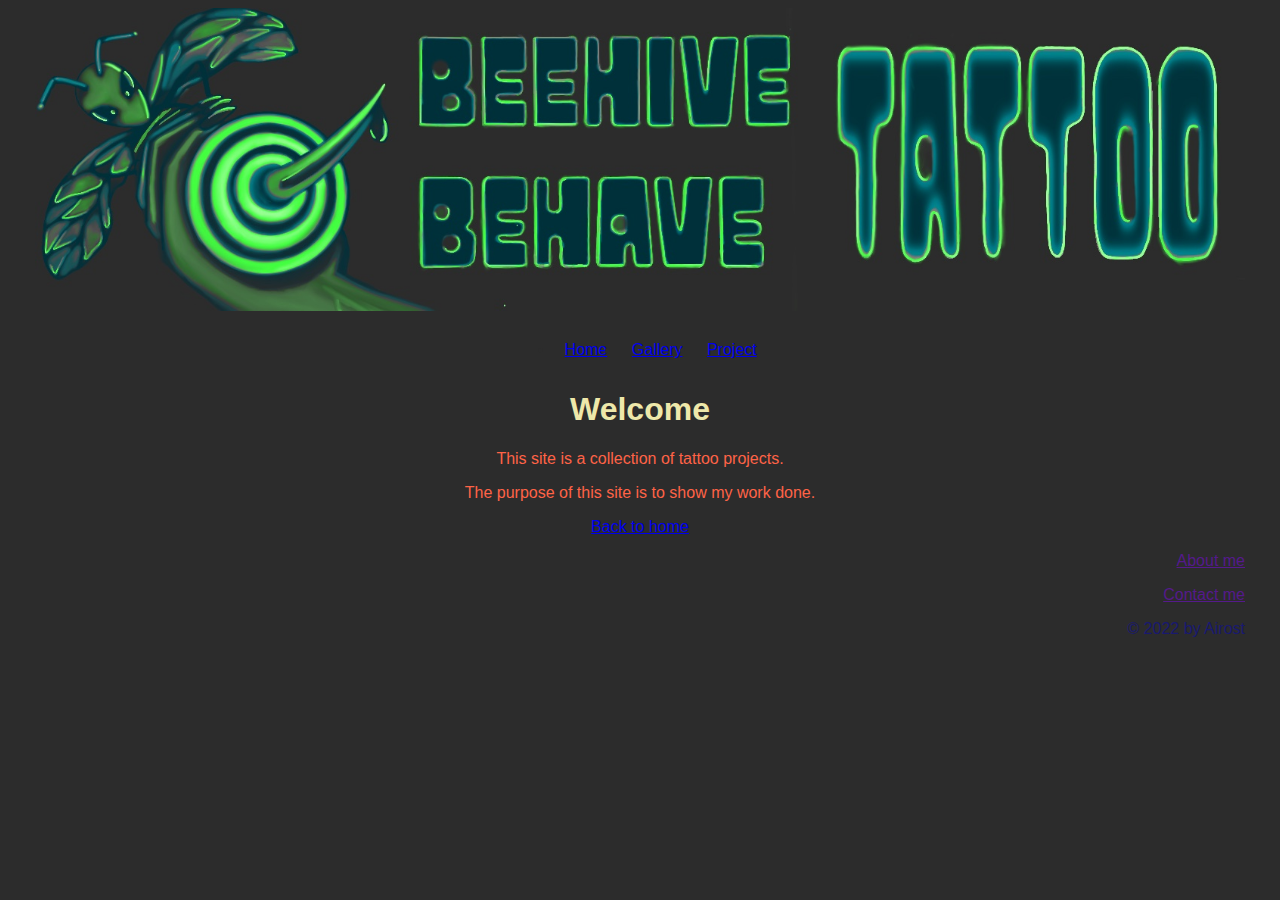
<file: Website/index.html>
<!DOCTYPE html>
<html>
    <head>
        <meta charset="UTF-8">
        <meta name="description" content="BeeHive Tattoo Website">
        <meta name="keywords" content="HTML, CSS, JavaScript">
        <meta name="author" content="Airost">
        <meta name="viewport" content="width=device-width, initial-scale=1.0">
        <title> Beehive Tattoo Studio</title>
        <link rel="stylesheet" type="text/css" href="styles.css">
    </head>
    <body>
        <header>
            <img src="images/logo2.jpg" alt="Beehive Tattoo Studio" width="100%" height="100%">
            <ul>
            <div class="seperate">
            <li><a href="#home" class="menu">Home</a></li></div>
            <div class="seperate">
            <li><a href="#gallery" class="menu">Gallery</a></li></div>
            <div class="seperate">
            <li><a href="#project" class="menu">Project</a></li></div>
            </ul>     
        </header>
        <h1> Welcome </h1>
            <p> This site is a collection of tattoo projects. </p>
            <p> The purpose of this site is to show my work done.</p>
            <p> <a href="index.html"> Back to home </a> </p>   
        <footer>
            <p> <a href="" class="footerhover"> About me </a> </p>
            <p> <a href="" class="footerhover"> Contact me </a> </p>
            <p> &#169; 2022 by Airost </p>
        </footer>
    </body>
</html>
</file>
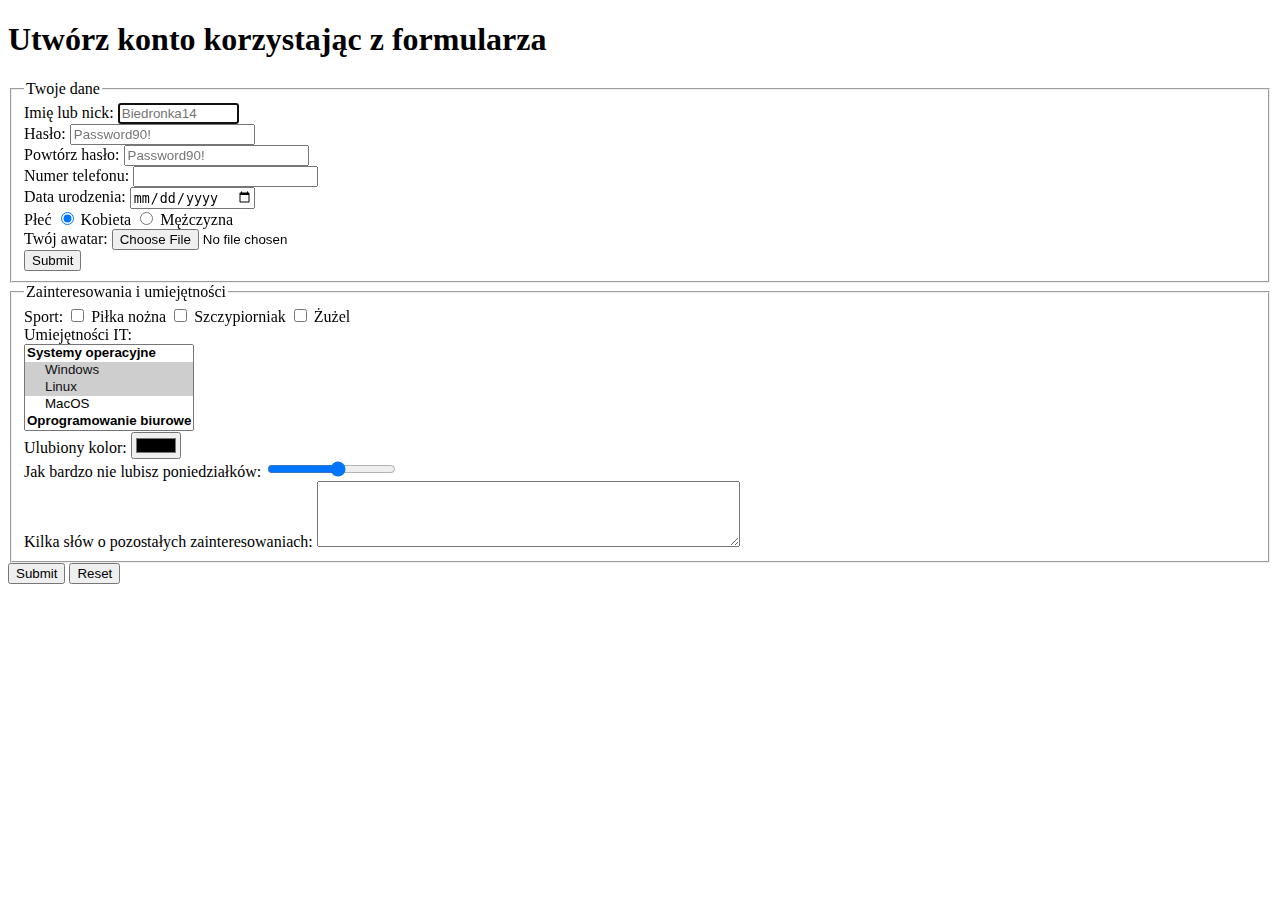
<file: Website/formularz.html>
<!DOCTYPE html>
<html lang="pl">
<head>
    <meta charset="UTF-8">
    <meta name="viewport" content="width=device-width, initial-scale=1.0">
    <title>Zadanie na zaliczenie - formularz</title>
</head>    
<body>
    <h1>Utwórz konto korzystając z formularza</h1>
    <form action="skrypt.php" method="POST" enctype="multipart/form-data" autocomplete="on">
        <fieldset>
            <legend> Twoje dane </legend>
            <div>
            <label for="name"> Imię lub nick: </label>
            <input type="text" id="name" size="12" minlength="3" maxlength="20" required autofocus placeholder="Biedronka14">
            </div>
            <div>
            <label for="password"> Hasło: </label> 
            <input type="password" id="password" minlength="8" required placeholder="Password90!">
            </div>
            <div>
            <label for="password_checker"> Powtórz hasło: </label>
            <input type="password" id="password_checker" minlength="8" required placeholder="Password90!">
            </div>
            <div>
            <label for="phone"> Numer telefonu: </label>
            <input type="tel" id="phone" required pattern="[0-9]{9}" title="Wprowadź 9 cyfr">
            </div>
            <div>
            <label for="dateofbirth"> Data urodzenia: </label>
            <input type="date" id="dateofbirth">
            </div>
            <div>
            <label> Płeć </label>
            <input type="radio" id="gender_female" name="gender" value="female" checked>
            <label for="gender_female"> Kobieta </label>
            <input type="radio" id="gender_male" name="gender" value="male">
            <label for="gender_male"> Mężczyzna </label>
            </div>
            <div>
            <label for="avatar"> Twój awatar: </label>
            <input type="file" id="avatar" accept="image/*">
            </div>
            <input type="submit">
        </fieldset>
        <fieldset>
            <legend> Zainteresowania i umiejętności </legend>
            <div>
            <label> Sport: </label>
                <input type="checkbox" id="sport_football" name="football" value="football">
                <label for="sport_football"> Piłka nożna </label>
                <input type="checkbox" id="sport_szczypiorniak" name="szczypiorniak" value="szczypiorniak">
                <label for="sport_szczypiorniak"> Szczypiorniak </label>
                <input type="checkbox" id="sport_speedway" name="speedway" value="speedway">
                <label for="sport_speedway"> Żużel </label>
            </div>
            <div>
            <label for="itskills"> Umiejętności IT: </label>
            <br>
            <select name="itskills" id="itskills" size="5" multiple>
                <optgroup label="Systemy operacyjne">
                    <option value="windows" selected> Windows </option>
                    <option value="linux" selected> Linux </option>
                    <option value="mac"> MacOS </option>
                </optgroup>
                <optgroup label="Oprogramowanie biurowe">
                    <option value="word"> Word </option>
                    <option value="excel"> Excel </option>
                    <option value="power_point"> PowerPoint </option>
                </optgroup>
            </select>
            </div>
            <div>
            <label for="color"> Ulubiony kolor: </label>
            <input type="color" id="color">
            </div>
            <div>
            <label for="mondays"> Jak bardzo nie lubisz poniedziałków: </label>
            <input id="mondays" type="range" min="1" max="10" step="1">
            </div>
            <div>
            <label for="hobbies"> Kilka słów o pozostałych zainteresowaniach: </label>
            <textarea name="hobbies" id="hobbies" cols="50" rows="4"></textarea>
            </div>
        </fieldset>
        <input type="submit">
        <input type="reset" value="Reset" name="resetform">
    </form>
    
</body>
</html>
</file>
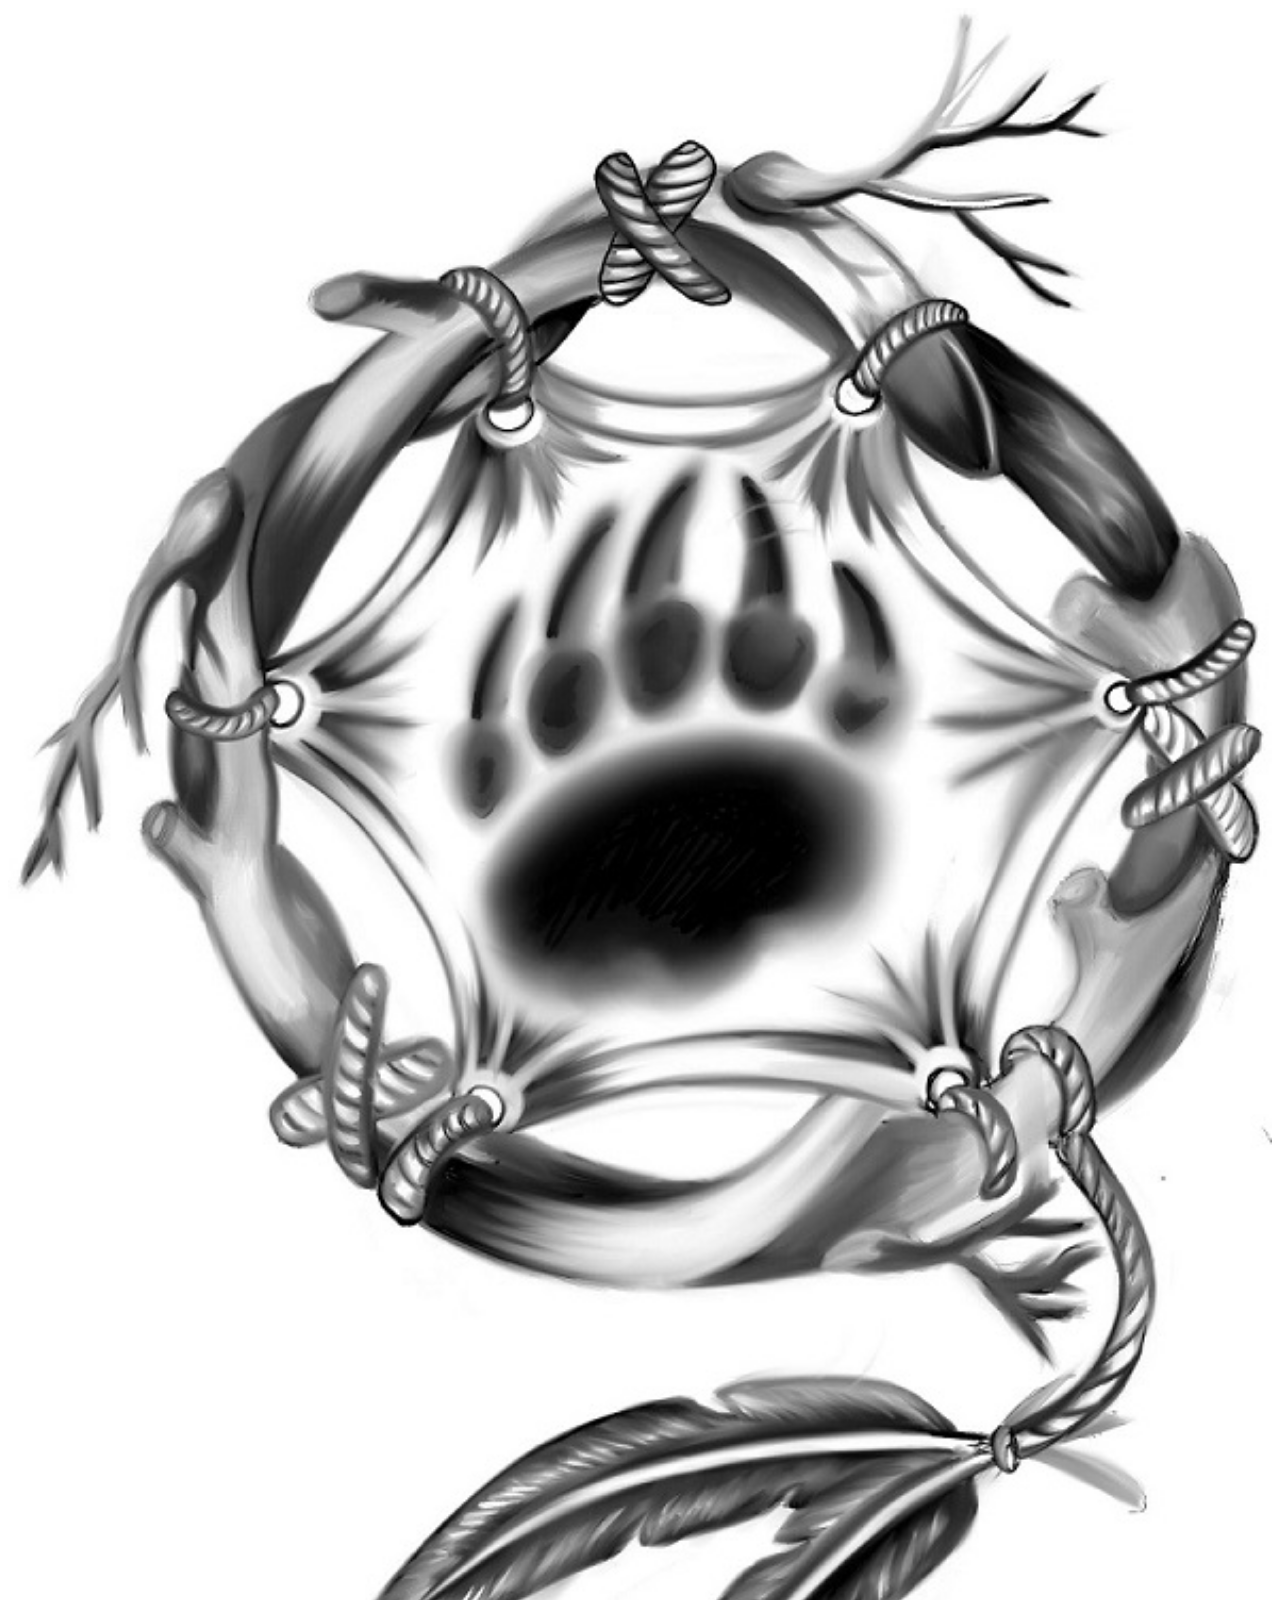
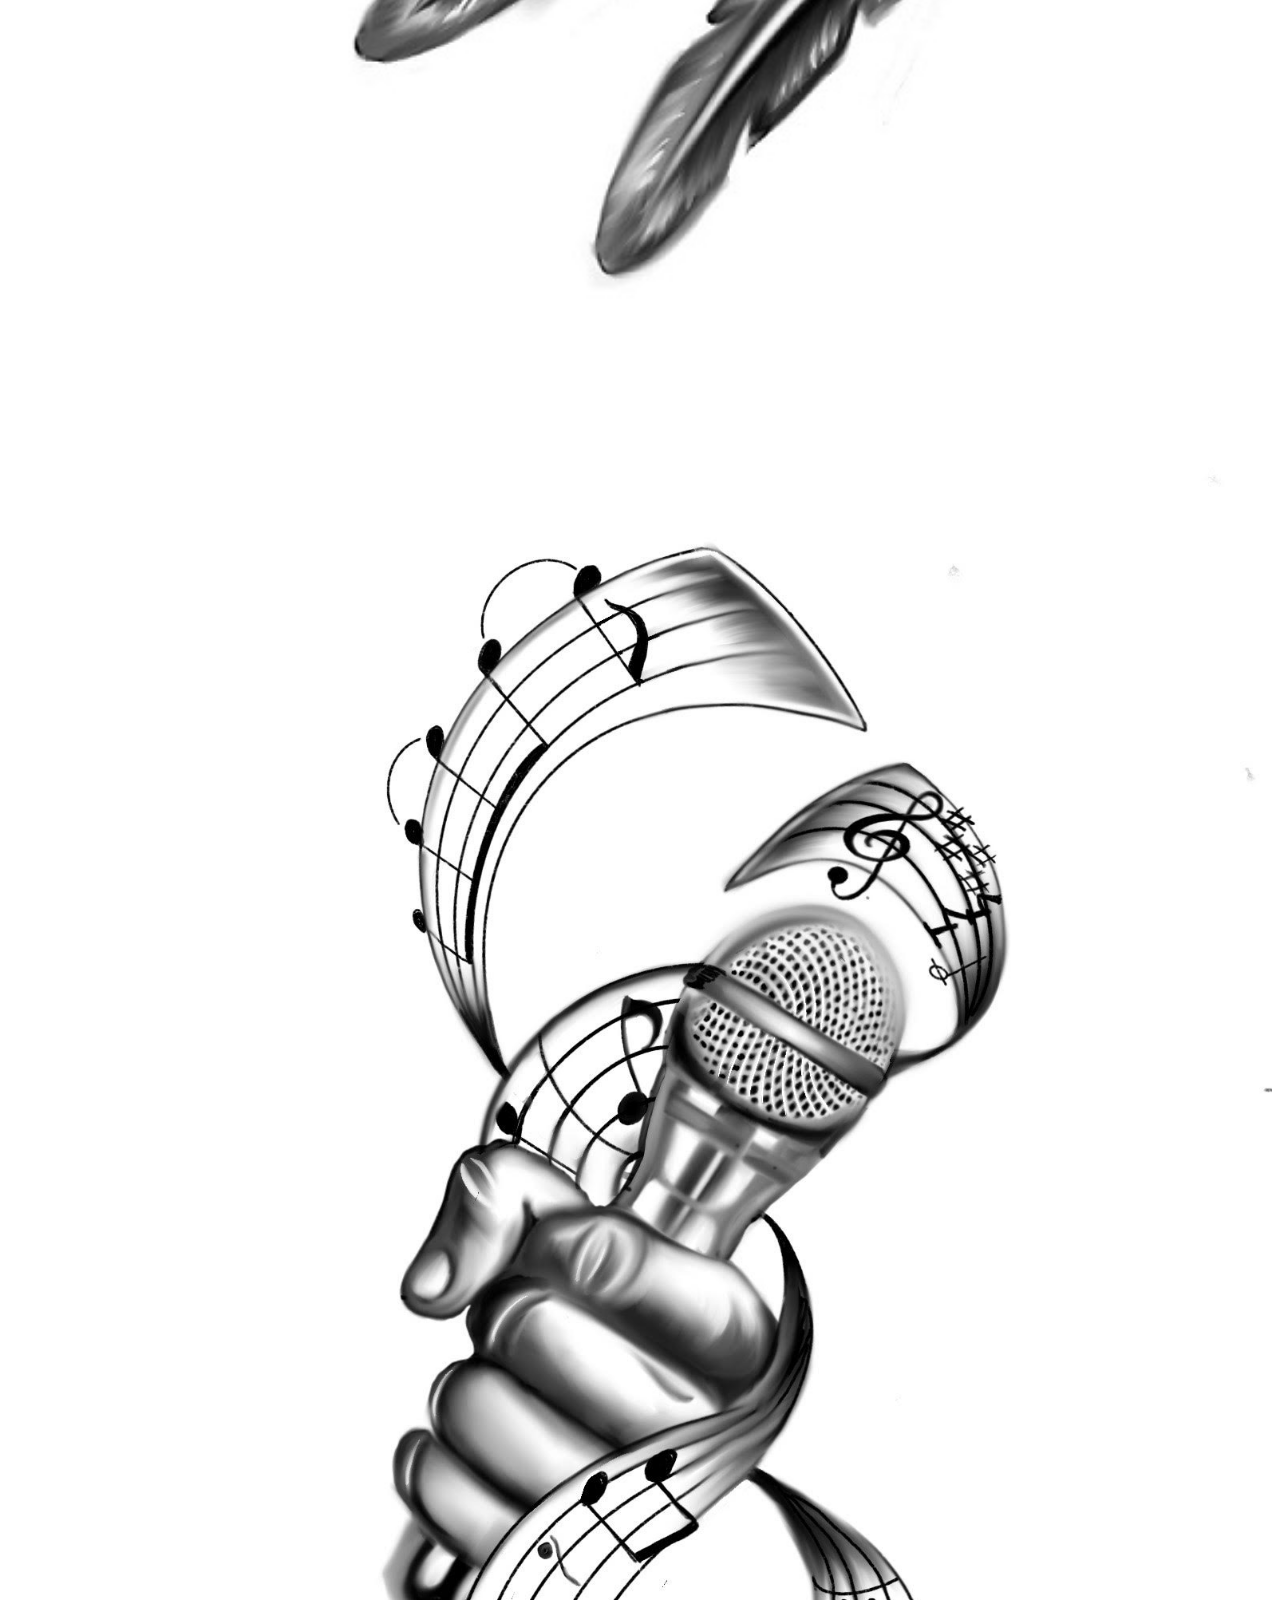
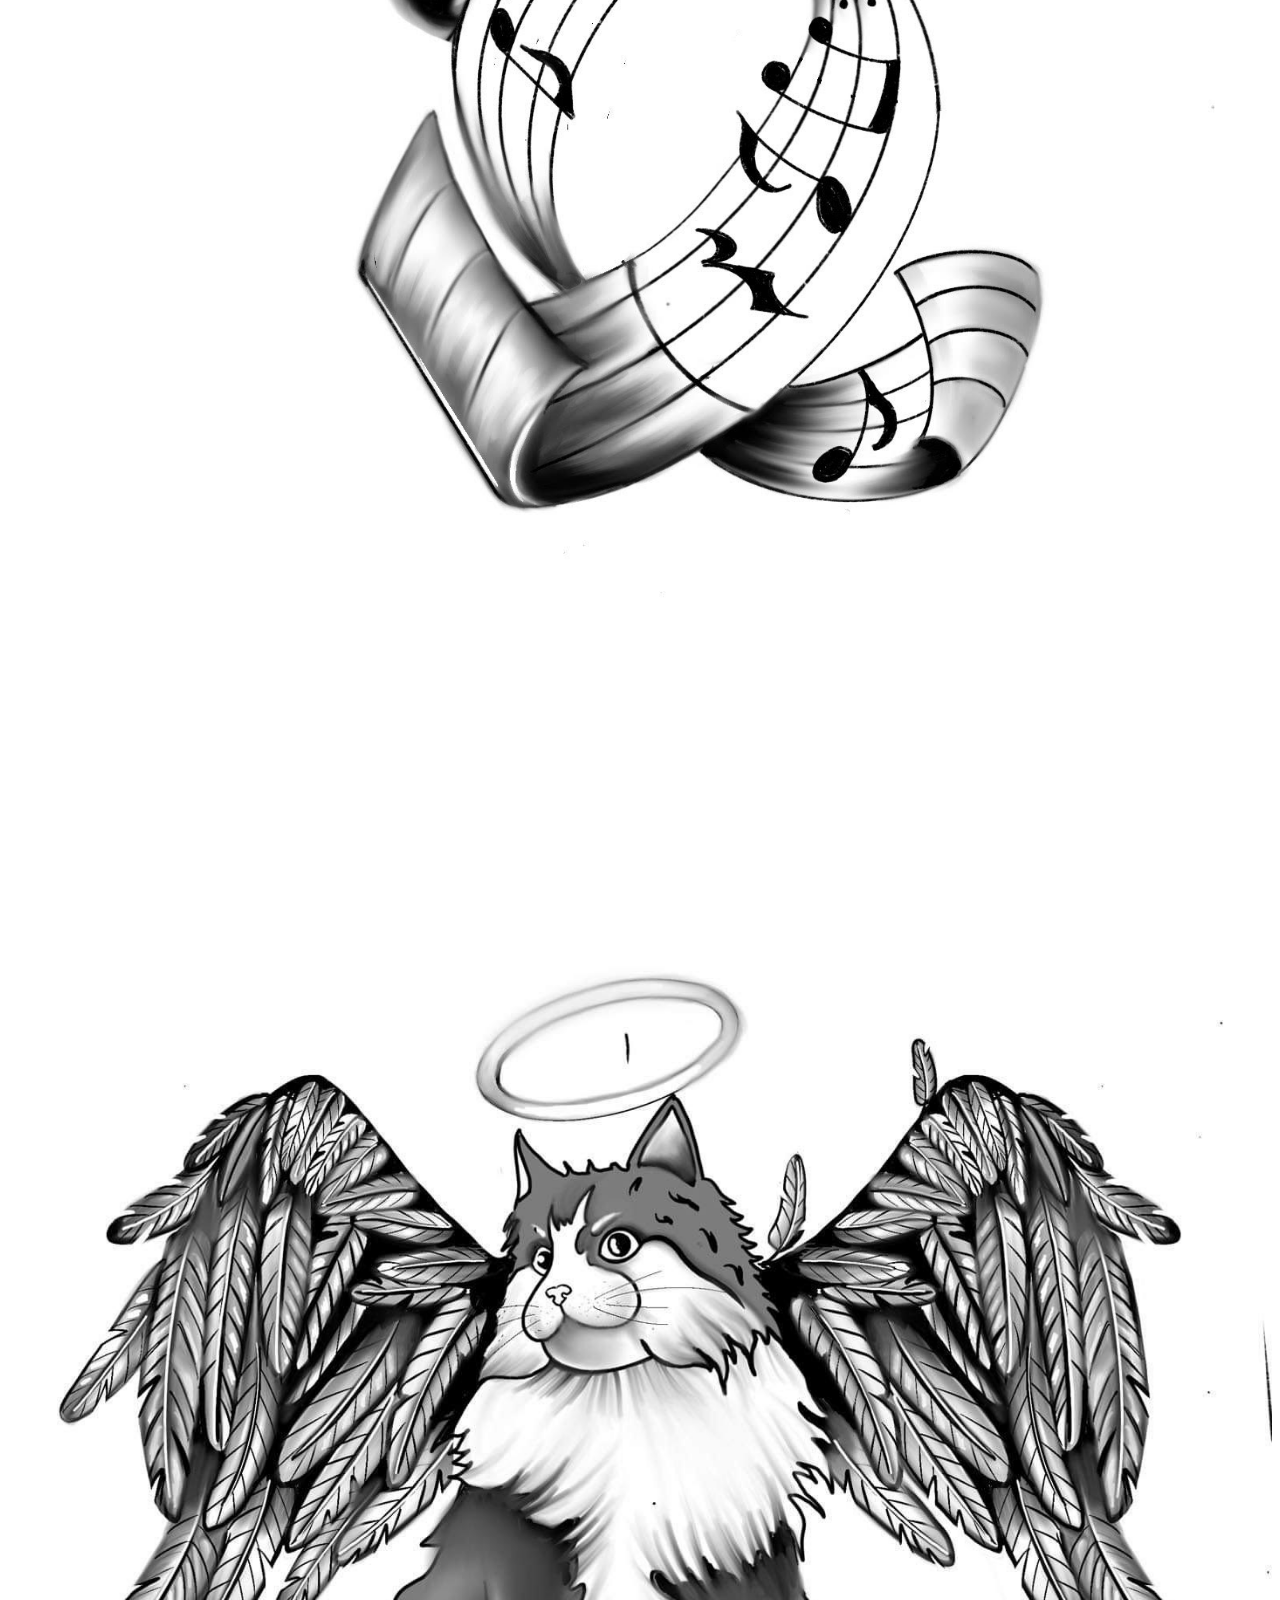
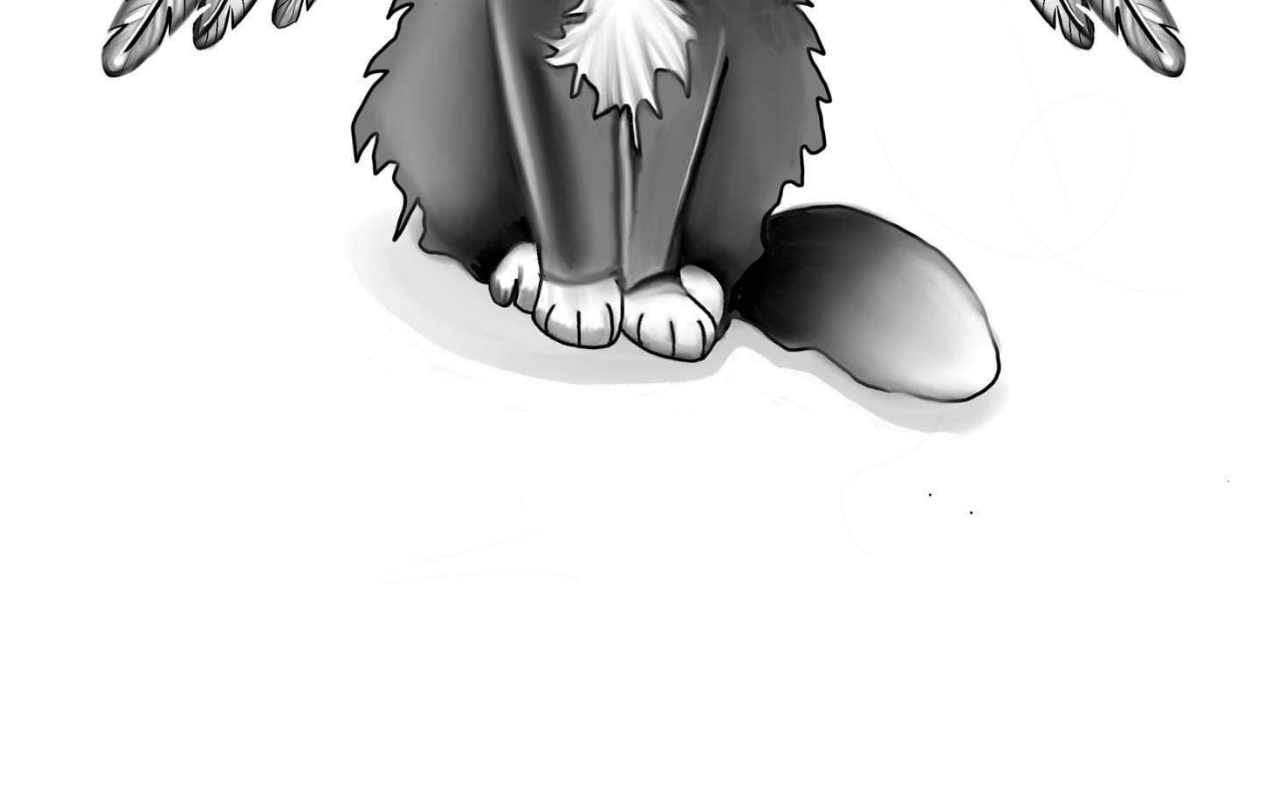
<file: Website/gallery.html>
<!DOCTYPE html>
    <html>
    <img src="images/unnamed.jpg" width="100%" height="100%">
    <img src="images/unnamed2.jpg" width="100%" height="100%">
    <img src="images/unnamed3.jpg" width="100%" height="100%">
    </html>
</file>
<file: Website/styles.css>
body {
    background-color: #2c2c2c;
  }
  h1 {
    color:palegoldenrod;
  }
  body {
    text-align: center;
    font-family: sans-serif;
    margin-left: 35px;
    margin-right: 35px;
    color: Tomato;
  }
  footer {
    text-align: right;
    color: midnightblue;
  }
  .footerhover {
    margin-right: auto;
  }
  .footerhover:hover {
    background-color: #50f097;
  }
  .seperate {
    color: #2c2c2c;
    display: inline-block;
    border-color:  #2c2c2c;
  }
  .menu {
    display:inline-block; 
    border: solid 10px;
    border-color:  #2c2c2c;
    transition: border-width 0.6s linear;
    margin: 1%;
  }
  .menu:hover { 
    border: solid 15px;
    border-color:  #2c2c2c;
  }
  .gallery {
    display:grid;
    grid-template-columns: auto auto auto;
    grid-template-rows: auto auto;
    padding: 1%;
  }
</file>
